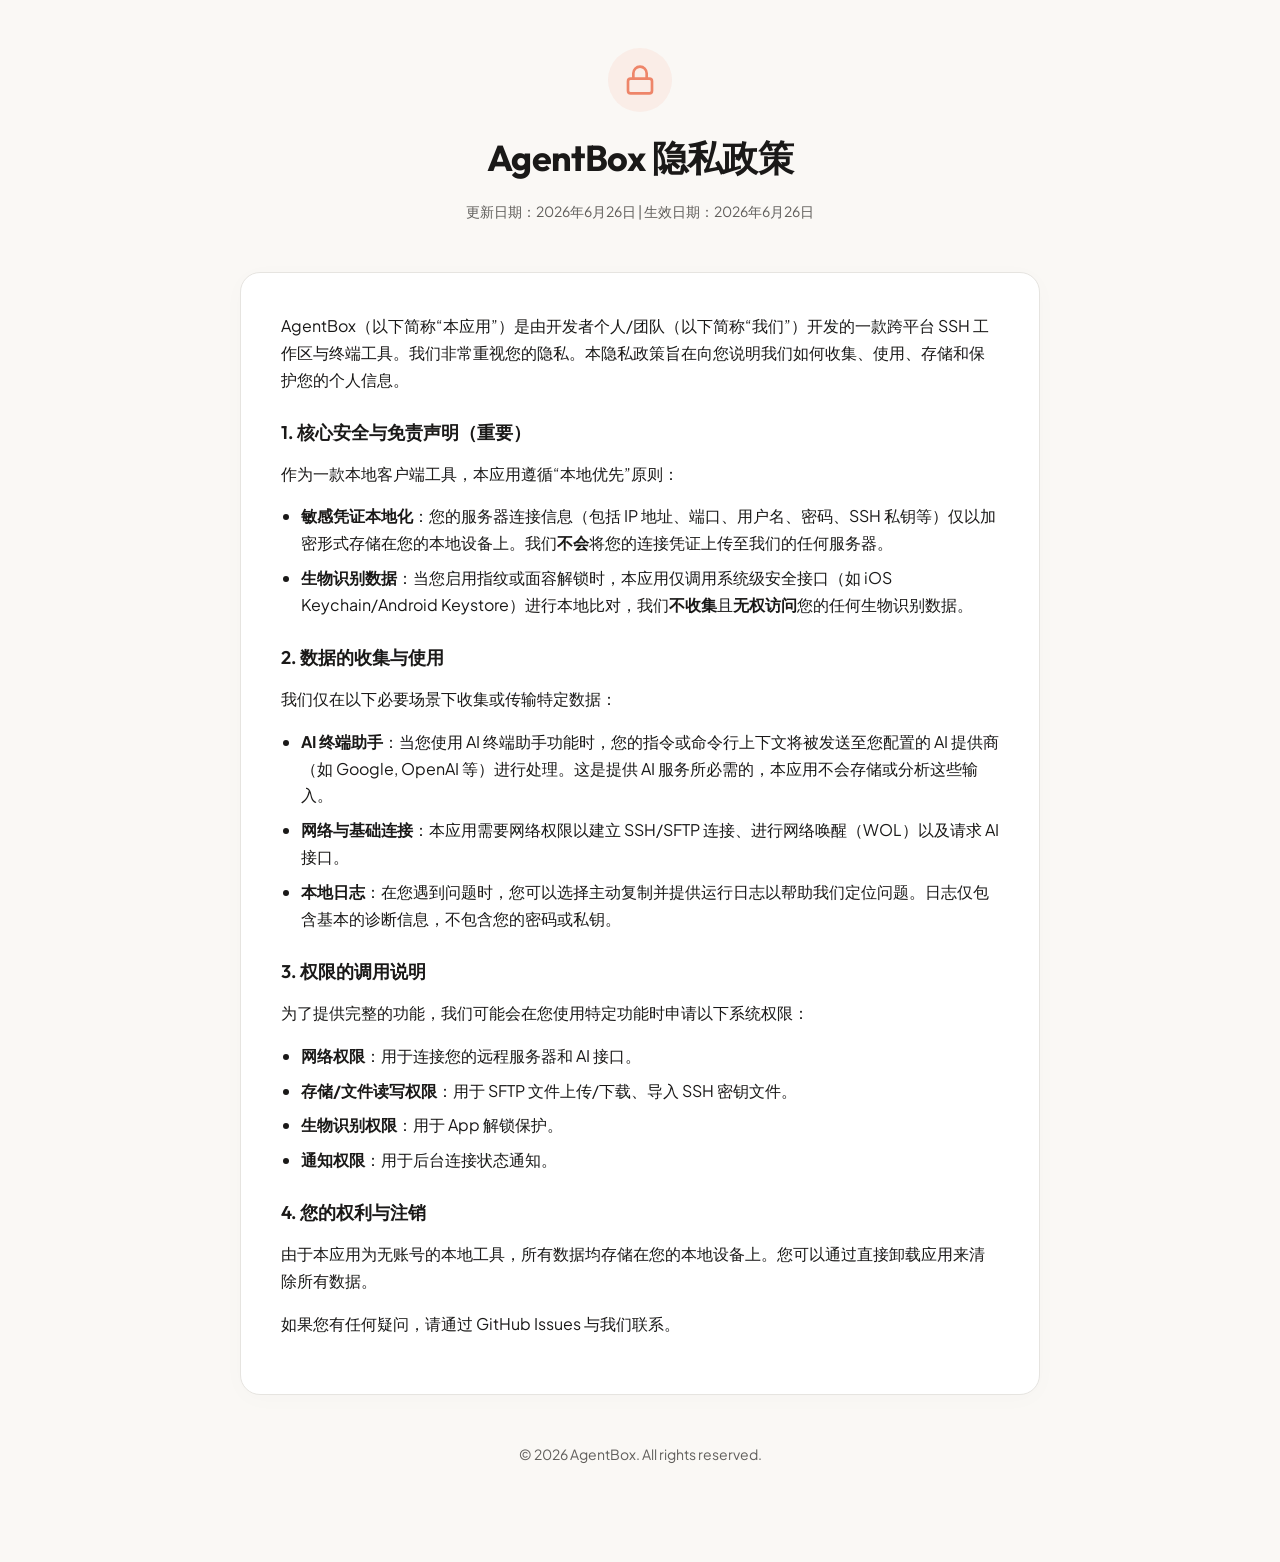
<file: privacy.html>
<!DOCTYPE html>
<html lang="zh">
<head>
    <meta charset="UTF-8">
    <meta name="viewport" content="width=device-width, initial-scale=1.0">
    <title>AgentBox 隐私政策 - AgentBox</title>
    <link rel="preconnect" href="https://fonts.googleapis.com">
    <link rel="preconnect" href="https://fonts.gstatic.com" crossorigin>
    <link href="https://fonts.googleapis.com/css2?family=Outfit:wght@300;400;500;600;700&family=Plus+Jakarta+Sans:wght@300;400;500;600;700&display=swap" rel="stylesheet">
    <style>
        :root {
            --bg-color: #FAF8F5;
            --text-color: #1A1918;
            --accent-color: #EE8569;
            --card-bg: #FFFFFF;
            --border-color: #E6E4E0;
            --muted-text: #605E5B;
        }
        @media (prefers-color-scheme: dark) {
            :root {
                --bg-color: #121110;
                --text-color: #ECEAE6;
                --accent-color: #EE8569;
                --card-bg: #1C1B1A;
                --border-color: #2E2D2A;
                --muted-text: #A09E9B;
            }
        }
        body {
            font-family: 'Plus Jakarta Sans', -apple-system, BlinkMacSystemFont, "Segoe UI", Roboto, sans-serif;
            background-color: var(--bg-color);
            color: var(--text-color);
            line-height: 1.68;
            margin: 0;
            padding: 0;
            -webkit-font-smoothing: antialiased;
        }
        .container {
            max-width: 800px;
            margin: 0 auto;
            padding: 48px 24px 96px;
        }
        .header {
            margin-bottom: 48px;
            text-align: center;
        }
        .logo-wrap {
            display: inline-flex;
            align-items: center;
            justify-content: center;
            width: 64px;
            height: 64px;
            border-radius: 50%;
            background-color: rgba(238, 133, 105, 0.1);
            color: var(--accent-color);
            margin-bottom: 16px;
        }
        h1 {
            font-family: 'Outfit', sans-serif;
            font-size: 2.25rem;
            font-weight: 700;
            margin: 0 0 12px;
            letter-spacing: -0.02em;
        }
        .meta {
            font-size: 0.875rem;
            color: var(--muted-text);
        }
        .content {
            background-color: var(--card-bg);
            border: 1px solid var(--border-color);
            border-radius: 20px;
            padding: 40px;
            box-shadow: 0 4px 24px rgba(0, 0, 0, 0.02);
        }
        h2 {
            font-family: 'Outfit', sans-serif;
            font-size: 1.5rem;
            font-weight: 600;
            margin: 36px 0 16px;
            letter-spacing: -0.01em;
            border-bottom: 1px solid var(--border-color);
            padding-bottom: 8px;
        }
        h3 {
            font-family: 'Outfit', sans-serif;
            font-size: 1.15rem;
            font-weight: 600;
            margin: 24px 0 12px;
        }
        p {
            margin: 0 0 16px;
        }
        ul {
            margin: 0 0 24px;
            padding-left: 20px;
        }
        li {
            margin-bottom: 8px;
        }
        a {
            color: var(--accent-color);
            text-decoration: none;
            font-weight: 500;
            transition: opacity 0.2s;
        }
        a:hover {
            opacity: 0.8;
        }
        footer {
            margin-top: 48px;
            text-align: center;
            font-size: 0.875rem;
            color: var(--muted-text);
        }
        @media (max-width: 600px) {
            .container {
                padding: 24px 16px 48px;
            }
            .content {
                padding: 24px 16px;
                border-radius: 16px;
            }
            h1 {
                font-size: 1.75rem;
            }
        }
    </style>
</head>
<body>
    <div class="container">
        <div class="header">
            <div class="logo-wrap">
                <svg width="32" height="32" viewBox="0 0 24 24" fill="none" stroke="currentColor" stroke-width="2" stroke-linecap="round" stroke-linejoin="round">
                    <rect x="3" y="11" width="18" height="11" rx="2" ry="2"></rect>
                    <path d="M7 11V7a5 5 0 0 1 10 0v4"></path>
                </svg>
            </div>
            <h1>AgentBox 隐私政策</h1>
            <div class="meta">更新日期：2026年6月26日 | 生效日期：2026年6月26日</div>
        </div>
        <div class="content">
                <p>AgentBox（以下简称“本应用”）是由开发者个人/团队（以下简称“我们”）开发的一款跨平台 SSH 工作区与终端工具。我们非常重视您的隐私。本隐私政策旨在向您说明我们如何收集、使用、存储和保护您的个人信息。</p>
    <h3>1. 核心安全与免责声明（重要）</h3>
    <p>作为一款本地客户端工具，本应用遵循“本地优先”原则：</p>
    <ul>
        <li><strong>敏感凭证本地化</strong>：您的服务器连接信息（包括 IP 地址、端口、用户名、密码、SSH 私钥等）仅以加密形式存储在您的本地设备上。我们<strong>不会</strong>将您的连接凭证上传至我们的任何服务器。</li>
        <li><strong>生物识别数据</strong>：当您启用指纹或面容解锁时，本应用仅调用系统级安全接口（如 iOS Keychain/Android Keystore）进行本地比对，我们<strong>不收集</strong>且<strong>无权访问</strong>您的任何生物识别数据。</li>
    </ul>
    <h3>2. 数据的收集与使用</h3>
    <p>我们仅在以下必要场景下收集或传输特定数据：</p>
    <ul>
        <li><strong>AI 终端助手</strong>：当您使用 AI 终端助手功能时，您的指令或命令行上下文将被发送至您配置的 AI 提供商（如 Google, OpenAI 等）进行处理。这是提供 AI 服务所必需的，本应用不会存储或分析这些输入。</li>
        <li><strong>网络与基础连接</strong>：本应用需要网络权限以建立 SSH/SFTP 连接、进行网络唤醒（WOL）以及请求 AI 接口。</li>
        <li><strong>本地日志</strong>：在您遇到问题时，您可以选择主动复制并提供运行日志以帮助我们定位问题。日志仅包含基本的诊断信息，不包含您的密码或私钥。</li>
    </ul>
    <h3>3. 权限的调用说明</h3>
    <p>为了提供完整的功能，我们可能会在您使用特定功能时申请以下系统权限：</p>
    <ul>
        <li><strong>网络权限</strong>：用于连接您的远程服务器和 AI 接口。</li>
        <li><strong>存储/文件读写权限</strong>：用于 SFTP 文件上传/下载、导入 SSH 密钥文件。</li>
        <li><strong>生物识别权限</strong>：用于 App 解锁保护。</li>
        <li><strong>通知权限</strong>：用于后台连接状态通知。</li>
    </ul>
    <h3>4. 您的权利与注销</h3>
    <p>由于本应用为无账号的本地工具，所有数据均存储在您的本地设备上。您可以通过直接卸载应用来清除所有数据。</p>
    <p>如果您有任何疑问，请通过 GitHub Issues 与我们联系。</p>
        </div>
        <footer>
            &copy; 2026 AgentBox. All rights reserved.
        </footer>
    </div>
</body>
</html>
</file>
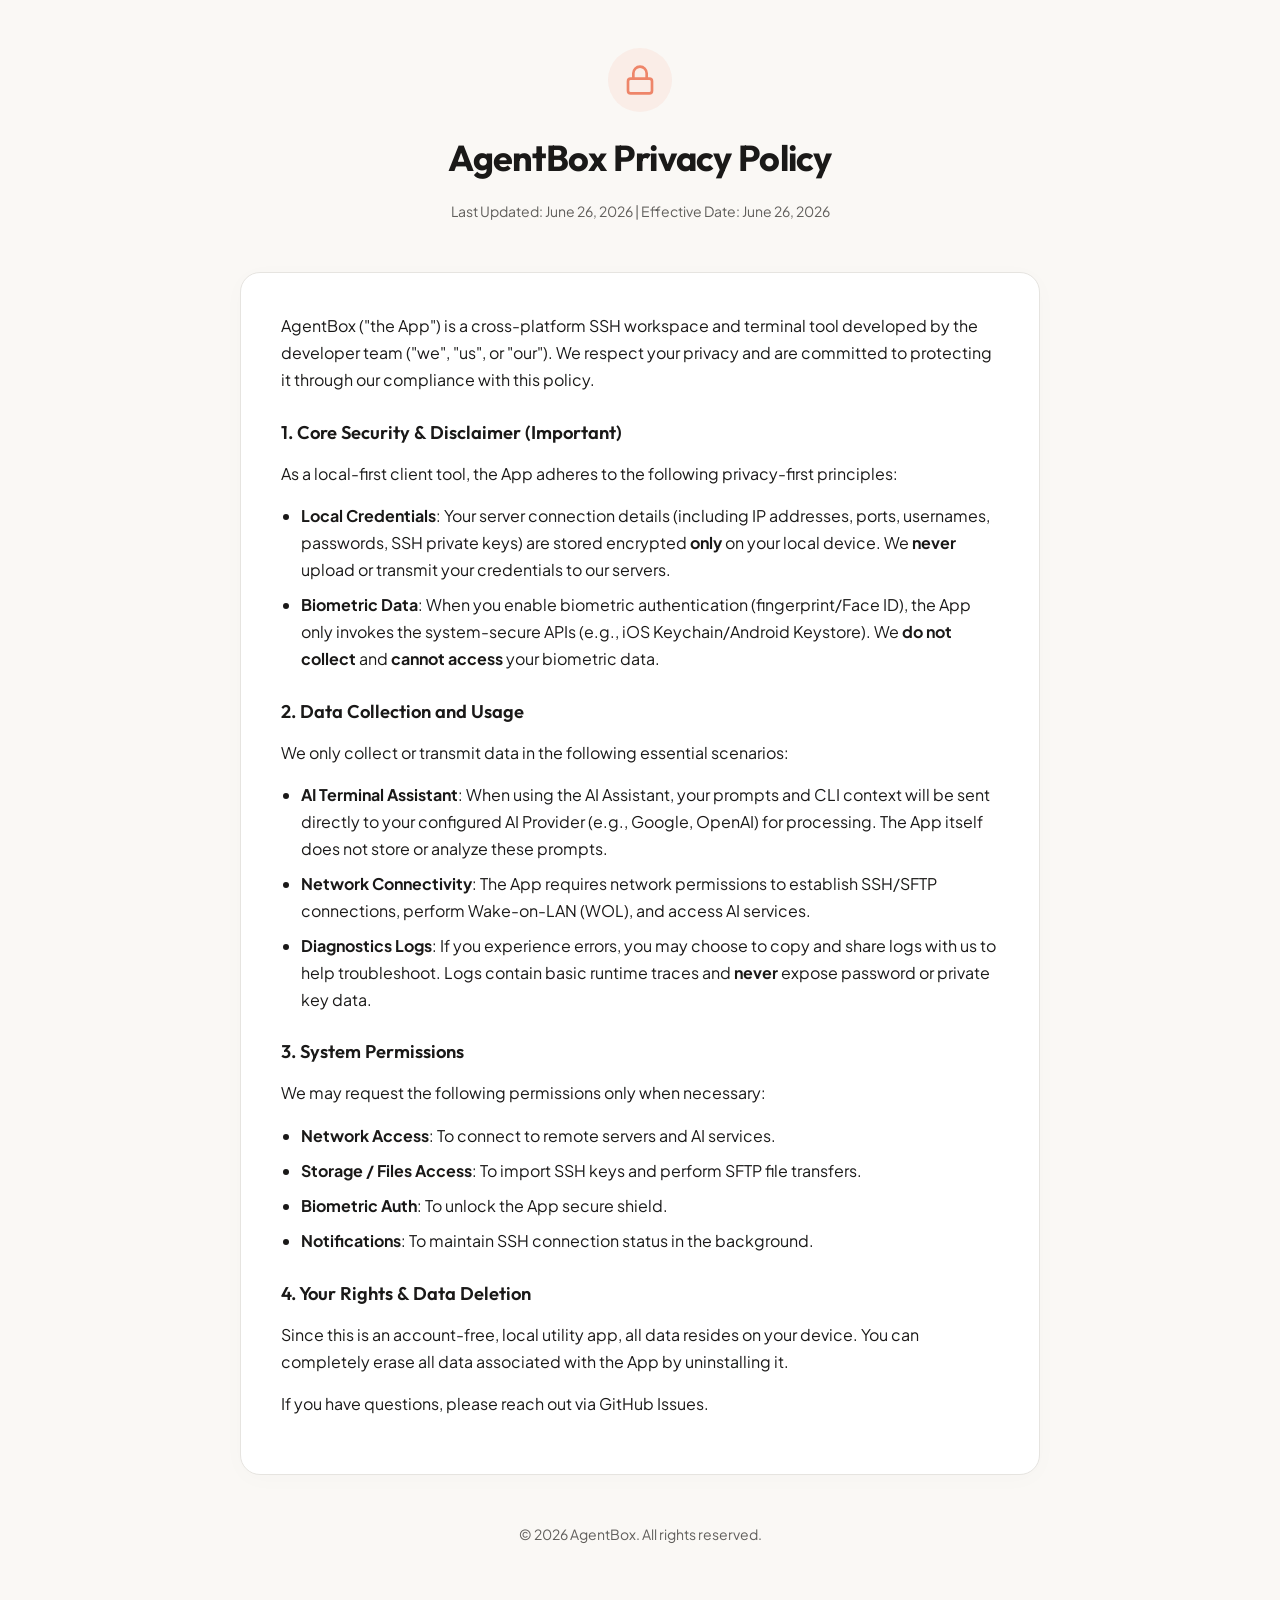
<file: privacy_en.html>
<!DOCTYPE html>
<html lang="en">
<head>
    <meta charset="UTF-8">
    <meta name="viewport" content="width=device-width, initial-scale=1.0">
    <title>AgentBox Privacy Policy - AgentBox</title>
    <link rel="preconnect" href="https://fonts.googleapis.com">
    <link rel="preconnect" href="https://fonts.gstatic.com" crossorigin>
    <link href="https://fonts.googleapis.com/css2?family=Outfit:wght@300;400;500;600;700&family=Plus+Jakarta+Sans:wght@300;400;500;600;700&display=swap" rel="stylesheet">
    <style>
        :root {
            --bg-color: #FAF8F5;
            --text-color: #1A1918;
            --accent-color: #EE8569;
            --card-bg: #FFFFFF;
            --border-color: #E6E4E0;
            --muted-text: #605E5B;
        }
        @media (prefers-color-scheme: dark) {
            :root {
                --bg-color: #121110;
                --text-color: #ECEAE6;
                --accent-color: #EE8569;
                --card-bg: #1C1B1A;
                --border-color: #2E2D2A;
                --muted-text: #A09E9B;
            }
        }
        body {
            font-family: 'Plus Jakarta Sans', -apple-system, BlinkMacSystemFont, "Segoe UI", Roboto, sans-serif;
            background-color: var(--bg-color);
            color: var(--text-color);
            line-height: 1.68;
            margin: 0;
            padding: 0;
            -webkit-font-smoothing: antialiased;
        }
        .container {
            max-width: 800px;
            margin: 0 auto;
            padding: 48px 24px 96px;
        }
        .header {
            margin-bottom: 48px;
            text-align: center;
        }
        .logo-wrap {
            display: inline-flex;
            align-items: center;
            justify-content: center;
            width: 64px;
            height: 64px;
            border-radius: 50%;
            background-color: rgba(238, 133, 105, 0.1);
            color: var(--accent-color);
            margin-bottom: 16px;
        }
        h1 {
            font-family: 'Outfit', sans-serif;
            font-size: 2.25rem;
            font-weight: 700;
            margin: 0 0 12px;
            letter-spacing: -0.02em;
        }
        .meta {
            font-size: 0.875rem;
            color: var(--muted-text);
        }
        .content {
            background-color: var(--card-bg);
            border: 1px solid var(--border-color);
            border-radius: 20px;
            padding: 40px;
            box-shadow: 0 4px 24px rgba(0, 0, 0, 0.02);
        }
        h2 {
            font-family: 'Outfit', sans-serif;
            font-size: 1.5rem;
            font-weight: 600;
            margin: 36px 0 16px;
            letter-spacing: -0.01em;
            border-bottom: 1px solid var(--border-color);
            padding-bottom: 8px;
        }
        h3 {
            font-family: 'Outfit', sans-serif;
            font-size: 1.15rem;
            font-weight: 600;
            margin: 24px 0 12px;
        }
        p {
            margin: 0 0 16px;
        }
        ul {
            margin: 0 0 24px;
            padding-left: 20px;
        }
        li {
            margin-bottom: 8px;
        }
        a {
            color: var(--accent-color);
            text-decoration: none;
            font-weight: 500;
            transition: opacity 0.2s;
        }
        a:hover {
            opacity: 0.8;
        }
        footer {
            margin-top: 48px;
            text-align: center;
            font-size: 0.875rem;
            color: var(--muted-text);
        }
        @media (max-width: 600px) {
            .container {
                padding: 24px 16px 48px;
            }
            .content {
                padding: 24px 16px;
                border-radius: 16px;
            }
            h1 {
                font-size: 1.75rem;
            }
        }
    </style>
</head>
<body>
    <div class="container">
        <div class="header">
            <div class="logo-wrap">
                <svg width="32" height="32" viewBox="0 0 24 24" fill="none" stroke="currentColor" stroke-width="2" stroke-linecap="round" stroke-linejoin="round">
                    <rect x="3" y="11" width="18" height="11" rx="2" ry="2"></rect>
                    <path d="M7 11V7a5 5 0 0 1 10 0v4"></path>
                </svg>
            </div>
            <h1>AgentBox Privacy Policy</h1>
            <div class="meta">Last Updated: June 26, 2026 | Effective Date: June 26, 2026</div>
        </div>
        <div class="content">
                <p>AgentBox ("the App") is a cross-platform SSH workspace and terminal tool developed by the developer team ("we", "us", or "our"). We respect your privacy and are committed to protecting it through our compliance with this policy.</p>
    <h3>1. Core Security & Disclaimer (Important)</h3>
    <p>As a local-first client tool, the App adheres to the following privacy-first principles:</p>
    <ul>
        <li><strong>Local Credentials</strong>: Your server connection details (including IP addresses, ports, usernames, passwords, SSH private keys) are stored encrypted <strong>only</strong> on your local device. We <strong>never</strong> upload or transmit your credentials to our servers.</li>
        <li><strong>Biometric Data</strong>: When you enable biometric authentication (fingerprint/Face ID), the App only invokes the system-secure APIs (e.g., iOS Keychain/Android Keystore). We <strong>do not collect</strong> and <strong>cannot access</strong> your biometric data.</li>
    </ul>
    <h3>2. Data Collection and Usage</h3>
    <p>We only collect or transmit data in the following essential scenarios:</p>
    <ul>
        <li><strong>AI Terminal Assistant</strong>: When using the AI Assistant, your prompts and CLI context will be sent directly to your configured AI Provider (e.g., Google, OpenAI) for processing. The App itself does not store or analyze these prompts.</li>
        <li><strong>Network Connectivity</strong>: The App requires network permissions to establish SSH/SFTP connections, perform Wake-on-LAN (WOL), and access AI services.</li>
        <li><strong>Diagnostics Logs</strong>: If you experience errors, you may choose to copy and share logs with us to help troubleshoot. Logs contain basic runtime traces and <strong>never</strong> expose password or private key data.</li>
    </ul>
    <h3>3. System Permissions</h3>
    <p>We may request the following permissions only when necessary:</p>
    <ul>
        <li><strong>Network Access</strong>: To connect to remote servers and AI services.</li>
        <li><strong>Storage / Files Access</strong>: To import SSH keys and perform SFTP file transfers.</li>
        <li><strong>Biometric Auth</strong>: To unlock the App secure shield.</li>
        <li><strong>Notifications</strong>: To maintain SSH connection status in the background.</li>
    </ul>
    <h3>4. Your Rights & Data Deletion</h3>
    <p>Since this is an account-free, local utility app, all data resides on your device. You can completely erase all data associated with the App by uninstalling it.</p>
    <p>If you have questions, please reach out via GitHub Issues.</p>
        </div>
        <footer>
            &copy; 2026 AgentBox. All rights reserved.
        </footer>
    </div>
</body>
</html>
</file>
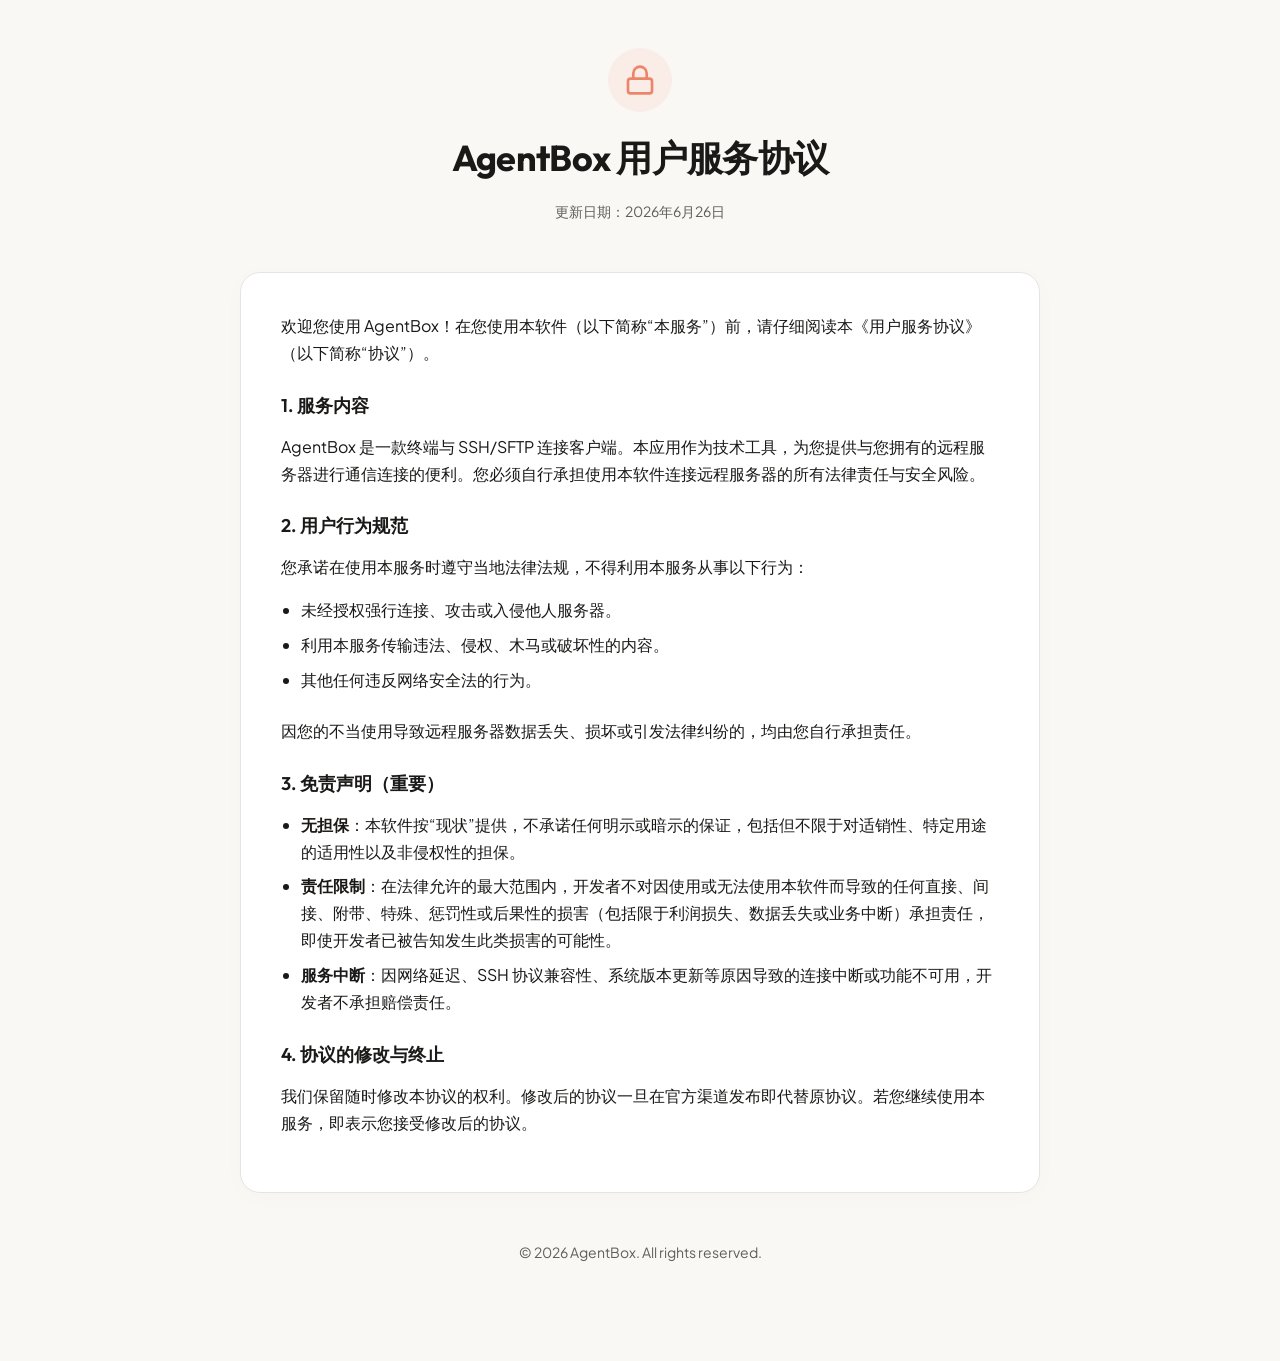
<file: terms.html>
<!DOCTYPE html>
<html lang="zh">
<head>
    <meta charset="UTF-8">
    <meta name="viewport" content="width=device-width, initial-scale=1.0">
    <title>AgentBox 用户服务协议 - AgentBox</title>
    <link rel="preconnect" href="https://fonts.googleapis.com">
    <link rel="preconnect" href="https://fonts.gstatic.com" crossorigin>
    <link href="https://fonts.googleapis.com/css2?family=Outfit:wght@300;400;500;600;700&family=Plus+Jakarta+Sans:wght@300;400;500;600;700&display=swap" rel="stylesheet">
    <style>
        :root {
            --bg-color: #FAF8F5;
            --text-color: #1A1918;
            --accent-color: #EE8569;
            --card-bg: #FFFFFF;
            --border-color: #E6E4E0;
            --muted-text: #605E5B;
        }
        @media (prefers-color-scheme: dark) {
            :root {
                --bg-color: #121110;
                --text-color: #ECEAE6;
                --accent-color: #EE8569;
                --card-bg: #1C1B1A;
                --border-color: #2E2D2A;
                --muted-text: #A09E9B;
            }
        }
        body {
            font-family: 'Plus Jakarta Sans', -apple-system, BlinkMacSystemFont, "Segoe UI", Roboto, sans-serif;
            background-color: var(--bg-color);
            color: var(--text-color);
            line-height: 1.68;
            margin: 0;
            padding: 0;
            -webkit-font-smoothing: antialiased;
        }
        .container {
            max-width: 800px;
            margin: 0 auto;
            padding: 48px 24px 96px;
        }
        .header {
            margin-bottom: 48px;
            text-align: center;
        }
        .logo-wrap {
            display: inline-flex;
            align-items: center;
            justify-content: center;
            width: 64px;
            height: 64px;
            border-radius: 50%;
            background-color: rgba(238, 133, 105, 0.1);
            color: var(--accent-color);
            margin-bottom: 16px;
        }
        h1 {
            font-family: 'Outfit', sans-serif;
            font-size: 2.25rem;
            font-weight: 700;
            margin: 0 0 12px;
            letter-spacing: -0.02em;
        }
        .meta {
            font-size: 0.875rem;
            color: var(--muted-text);
        }
        .content {
            background-color: var(--card-bg);
            border: 1px solid var(--border-color);
            border-radius: 20px;
            padding: 40px;
            box-shadow: 0 4px 24px rgba(0, 0, 0, 0.02);
        }
        h2 {
            font-family: 'Outfit', sans-serif;
            font-size: 1.5rem;
            font-weight: 600;
            margin: 36px 0 16px;
            letter-spacing: -0.01em;
            border-bottom: 1px solid var(--border-color);
            padding-bottom: 8px;
        }
        h3 {
            font-family: 'Outfit', sans-serif;
            font-size: 1.15rem;
            font-weight: 600;
            margin: 24px 0 12px;
        }
        p {
            margin: 0 0 16px;
        }
        ul {
            margin: 0 0 24px;
            padding-left: 20px;
        }
        li {
            margin-bottom: 8px;
        }
        a {
            color: var(--accent-color);
            text-decoration: none;
            font-weight: 500;
            transition: opacity 0.2s;
        }
        a:hover {
            opacity: 0.8;
        }
        footer {
            margin-top: 48px;
            text-align: center;
            font-size: 0.875rem;
            color: var(--muted-text);
        }
        @media (max-width: 600px) {
            .container {
                padding: 24px 16px 48px;
            }
            .content {
                padding: 24px 16px;
                border-radius: 16px;
            }
            h1 {
                font-size: 1.75rem;
            }
        }
    </style>
</head>
<body>
    <div class="container">
        <div class="header">
            <div class="logo-wrap">
                <svg width="32" height="32" viewBox="0 0 24 24" fill="none" stroke="currentColor" stroke-width="2" stroke-linecap="round" stroke-linejoin="round">
                    <rect x="3" y="11" width="18" height="11" rx="2" ry="2"></rect>
                    <path d="M7 11V7a5 5 0 0 1 10 0v4"></path>
                </svg>
            </div>
            <h1>AgentBox 用户服务协议</h1>
            <div class="meta">更新日期：2026年6月26日</div>
        </div>
        <div class="content">
                <p>欢迎您使用 AgentBox！在您使用本软件（以下简称“本服务”）前，请仔细阅读本《用户服务协议》（以下简称“协议”）。</p>
    <h3>1. 服务内容</h3>
    <p>AgentBox 是一款终端与 SSH/SFTP 连接客户端。本应用作为技术工具，为您提供与您拥有的远程服务器进行通信连接的便利。您必须自行承担使用本软件连接远程服务器的所有法律责任与安全风险。</p>
    <h3>2. 用户行为规范</h3>
    <p>您承诺在使用本服务时遵守当地法律法规，不得利用本服务从事以下行为：</p>
    <ul>
        <li>未经授权强行连接、攻击或入侵他人服务器。</li>
        <li>利用本服务传输违法、侵权、木马或破坏性的内容。</li>
        <li>其他任何违反网络安全法的行为。</li>
    </ul>
    <p>因您的不当使用导致远程服务器数据丢失、损坏或引发法律纠纷的，均由您自行承担责任。</p>
    <h3>3. 免责声明（重要）</h3>
    <ul>
        <li><strong>无担保</strong>：本软件按“现状”提供，不承诺任何明示或暗示的保证，包括但不限于对适销性、特定用途的适用性以及非侵权性的担保。</li>
        <li><strong>责任限制</strong>：在法律允许的最大范围内，开发者不对因使用或无法使用本软件而导致的任何直接、间接、附带、特殊、惩罚性或后果性的损害（包括限于利润损失、数据丢失或业务中断）承担责任，即使开发者已被告知发生此类损害的可能性。</li>
        <li><strong>服务中断</strong>：因网络延迟、SSH 协议兼容性、系统版本更新等原因导致的连接中断或功能不可用，开发者不承担赔偿责任。</li>
    </ul>
    <h3>4. 协议的修改与终止</h3>
    <p>我们保留随时修改本协议的权利。修改后的协议一旦在官方渠道发布即代替原协议。若您继续使用本服务，即表示您接受修改后的协议。</p>
        </div>
        <footer>
            &copy; 2026 AgentBox. All rights reserved.
        </footer>
    </div>
</body>
</html>
</file>
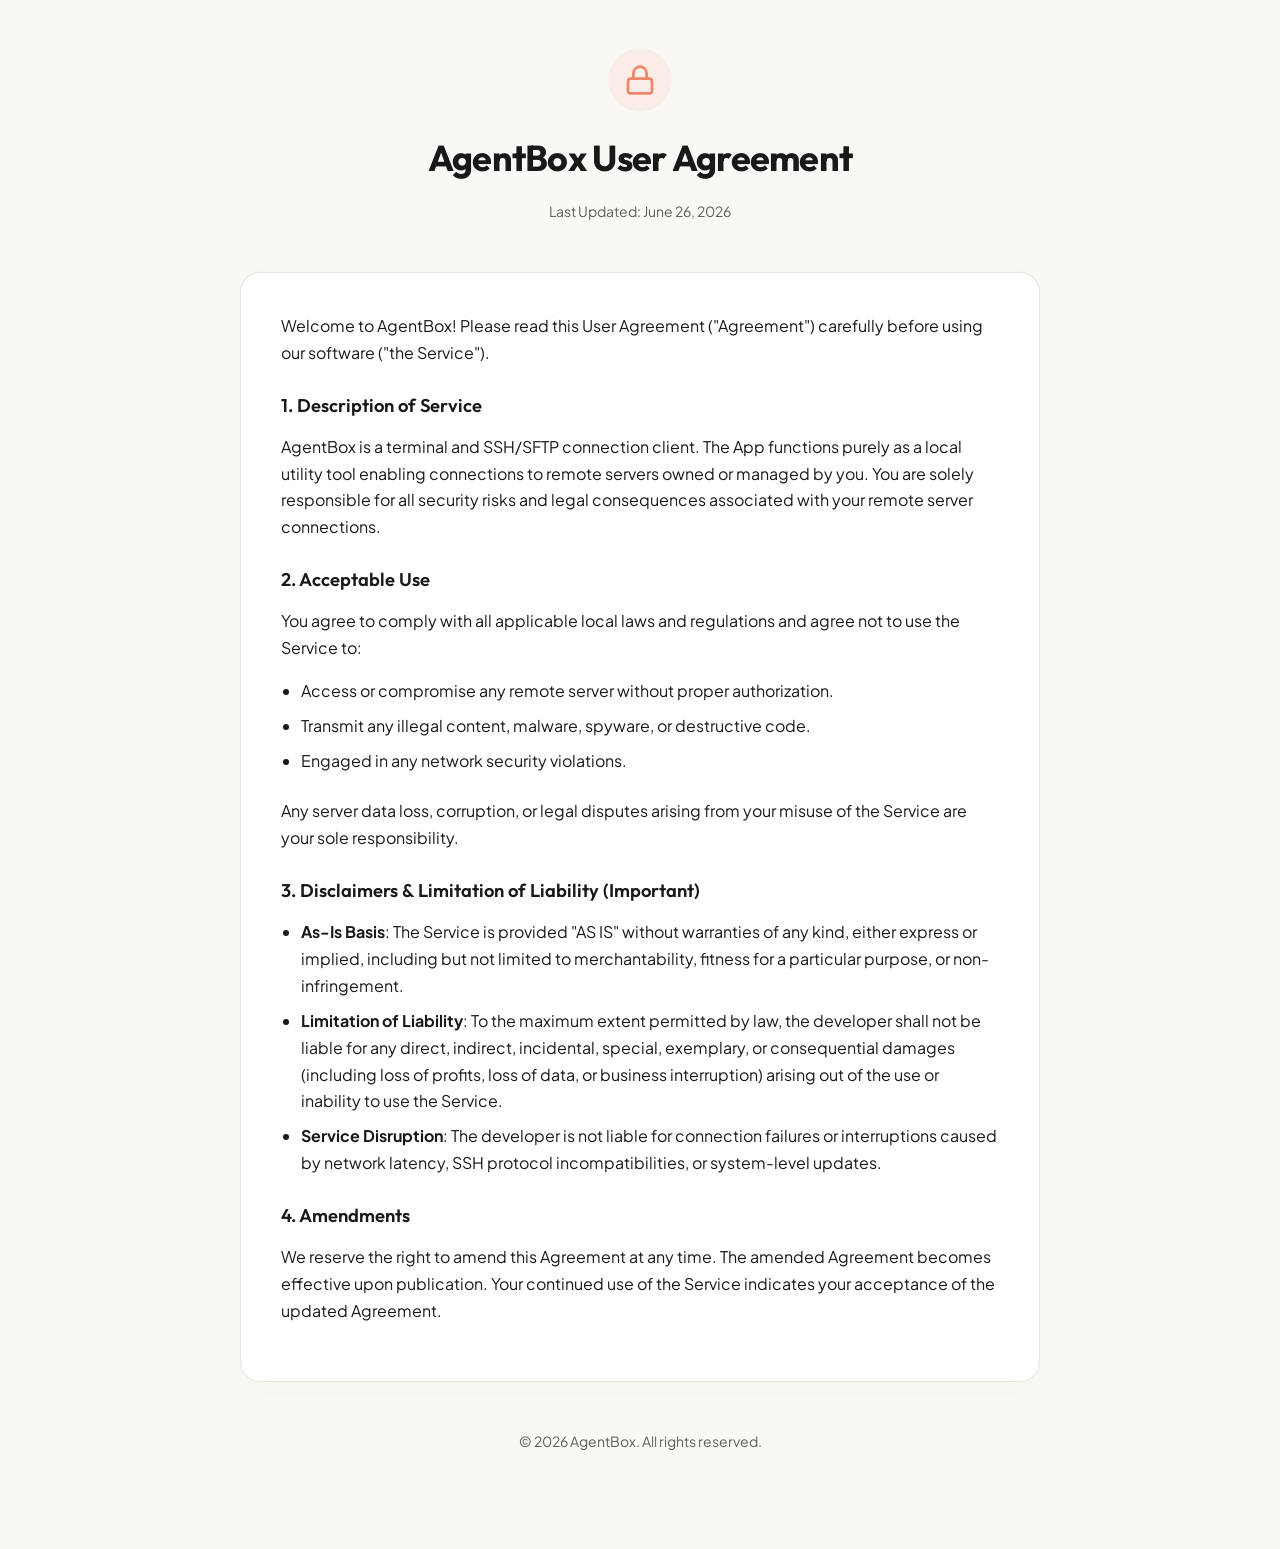
<file: terms_en.html>
<!DOCTYPE html>
<html lang="en">
<head>
    <meta charset="UTF-8">
    <meta name="viewport" content="width=device-width, initial-scale=1.0">
    <title>AgentBox User Agreement - AgentBox</title>
    <link rel="preconnect" href="https://fonts.googleapis.com">
    <link rel="preconnect" href="https://fonts.gstatic.com" crossorigin>
    <link href="https://fonts.googleapis.com/css2?family=Outfit:wght@300;400;500;600;700&family=Plus+Jakarta+Sans:wght@300;400;500;600;700&display=swap" rel="stylesheet">
    <style>
        :root {
            --bg-color: #FAF8F5;
            --text-color: #1A1918;
            --accent-color: #EE8569;
            --card-bg: #FFFFFF;
            --border-color: #E6E4E0;
            --muted-text: #605E5B;
        }
        @media (prefers-color-scheme: dark) {
            :root {
                --bg-color: #121110;
                --text-color: #ECEAE6;
                --accent-color: #EE8569;
                --card-bg: #1C1B1A;
                --border-color: #2E2D2A;
                --muted-text: #A09E9B;
            }
        }
        body {
            font-family: 'Plus Jakarta Sans', -apple-system, BlinkMacSystemFont, "Segoe UI", Roboto, sans-serif;
            background-color: var(--bg-color);
            color: var(--text-color);
            line-height: 1.68;
            margin: 0;
            padding: 0;
            -webkit-font-smoothing: antialiased;
        }
        .container {
            max-width: 800px;
            margin: 0 auto;
            padding: 48px 24px 96px;
        }
        .header {
            margin-bottom: 48px;
            text-align: center;
        }
        .logo-wrap {
            display: inline-flex;
            align-items: center;
            justify-content: center;
            width: 64px;
            height: 64px;
            border-radius: 50%;
            background-color: rgba(238, 133, 105, 0.1);
            color: var(--accent-color);
            margin-bottom: 16px;
        }
        h1 {
            font-family: 'Outfit', sans-serif;
            font-size: 2.25rem;
            font-weight: 700;
            margin: 0 0 12px;
            letter-spacing: -0.02em;
        }
        .meta {
            font-size: 0.875rem;
            color: var(--muted-text);
        }
        .content {
            background-color: var(--card-bg);
            border: 1px solid var(--border-color);
            border-radius: 20px;
            padding: 40px;
            box-shadow: 0 4px 24px rgba(0, 0, 0, 0.02);
        }
        h2 {
            font-family: 'Outfit', sans-serif;
            font-size: 1.5rem;
            font-weight: 600;
            margin: 36px 0 16px;
            letter-spacing: -0.01em;
            border-bottom: 1px solid var(--border-color);
            padding-bottom: 8px;
        }
        h3 {
            font-family: 'Outfit', sans-serif;
            font-size: 1.15rem;
            font-weight: 600;
            margin: 24px 0 12px;
        }
        p {
            margin: 0 0 16px;
        }
        ul {
            margin: 0 0 24px;
            padding-left: 20px;
        }
        li {
            margin-bottom: 8px;
        }
        a {
            color: var(--accent-color);
            text-decoration: none;
            font-weight: 500;
            transition: opacity 0.2s;
        }
        a:hover {
            opacity: 0.8;
        }
        footer {
            margin-top: 48px;
            text-align: center;
            font-size: 0.875rem;
            color: var(--muted-text);
        }
        @media (max-width: 600px) {
            .container {
                padding: 24px 16px 48px;
            }
            .content {
                padding: 24px 16px;
                border-radius: 16px;
            }
            h1 {
                font-size: 1.75rem;
            }
        }
    </style>
</head>
<body>
    <div class="container">
        <div class="header">
            <div class="logo-wrap">
                <svg width="32" height="32" viewBox="0 0 24 24" fill="none" stroke="currentColor" stroke-width="2" stroke-linecap="round" stroke-linejoin="round">
                    <rect x="3" y="11" width="18" height="11" rx="2" ry="2"></rect>
                    <path d="M7 11V7a5 5 0 0 1 10 0v4"></path>
                </svg>
            </div>
            <h1>AgentBox User Agreement</h1>
            <div class="meta">Last Updated: June 26, 2026</div>
        </div>
        <div class="content">
                <p>Welcome to AgentBox! Please read this User Agreement ("Agreement") carefully before using our software ("the Service").</p>
    <h3>1. Description of Service</h3>
    <p>AgentBox is a terminal and SSH/SFTP connection client. The App functions purely as a local utility tool enabling connections to remote servers owned or managed by you. You are solely responsible for all security risks and legal consequences associated with your remote server connections.</p>
    <h3>2. Acceptable Use</h3>
    <p>You agree to comply with all applicable local laws and regulations and agree not to use the Service to:</p>
    <ul>
        <li>Access or compromise any remote server without proper authorization.</li>
        <li>Transmit any illegal content, malware, spyware, or destructive code.</li>
        <li>Engaged in any network security violations.</li>
    </ul>
    <p>Any server data loss, corruption, or legal disputes arising from your misuse of the Service are your sole responsibility.</p>
    <h3>3. Disclaimers & Limitation of Liability (Important)</h3>
    <ul>
        <li><strong>As-Is Basis</strong>: The Service is provided "AS IS" without warranties of any kind, either express or implied, including but not limited to merchantability, fitness for a particular purpose, or non-infringement.</li>
        <li><strong>Limitation of Liability</strong>: To the maximum extent permitted by law, the developer shall not be liable for any direct, indirect, incidental, special, exemplary, or consequential damages (including loss of profits, loss of data, or business interruption) arising out of the use or inability to use the Service.</li>
        <li><strong>Service Disruption</strong>: The developer is not liable for connection failures or interruptions caused by network latency, SSH protocol incompatibilities, or system-level updates.</li>
    </ul>
    <h3>4. Amendments</h3>
    <p>We reserve the right to amend this Agreement at any time. The amended Agreement becomes effective upon publication. Your continued use of the Service indicates your acceptance of the updated Agreement.</p>
        </div>
        <footer>
            &copy; 2026 AgentBox. All rights reserved.
        </footer>
    </div>
</body>
</html>
</file>
